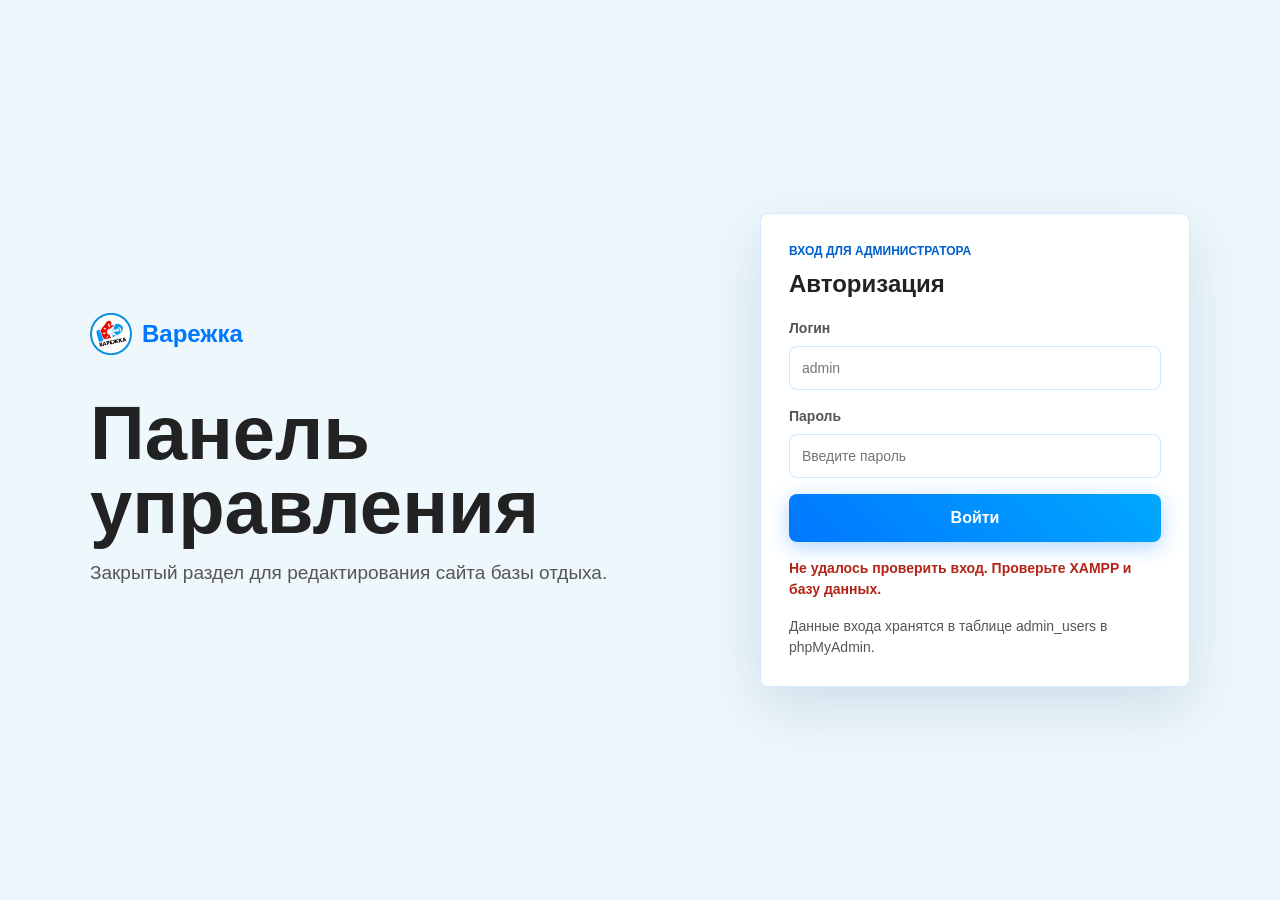
<file: admin.html>
<!DOCTYPE html>
<html lang="ru">
<head>
  <meta charset="UTF-8">
  <meta name="viewport" content="width=device-width, initial-scale=1.0">
  <title>Админ-панель - Варежка</title>
  <link rel="stylesheet" href="common.css">
  <link rel="stylesheet" href="admin.css">
</head>
<body class="admin-body">
  <main class="admin-page">
    <section class="login-screen" id="loginPanel">
      <div class="login-brand">
        <a href="index.html" class="admin-logo"><span class="logo-mark"><img src="photo/logo-header.png" alt=""></span><span data-site-name>Варежка</span></a>
        <h1>Панель управления</h1>
        <p>Закрытый раздел для редактирования сайта базы отдыха.</p>
      </div>

      <form class="login-card" id="loginForm">
        <div>
          <p class="eyebrow">Вход для администратора</p>
          <h2>Авторизация</h2>
        </div>
        <label>Логин<input id="usernameInput" name="username" autocomplete="username" placeholder="admin" required></label>
        <label>Пароль<input id="passwordInput" name="password" type="password" autocomplete="current-password" placeholder="Введите пароль" required></label>
        <button class="button" id="loginButton" type="submit">Войти</button>
        <p class="login-error" id="loginError" role="alert"></p>
        <p class="hint">Данные входа хранятся в таблице admin_users в phpMyAdmin.</p>
      </form>
    </section>

    <section class="admin-shell" id="adminShell" hidden>
      <aside class="admin-sidebar">
        <a href="index.html" class="admin-logo"><span class="logo-mark"><img src="photo/logo-header.png" alt=""></span><span data-site-name>Варежка</span></a>
        <nav class="admin-nav" aria-label="Разделы админки">
          <button class="active" type="button" data-tab-target="overview">Обзор</button>
          <button type="button" data-tab-target="main">Основное</button>
          <button type="button" data-tab-target="menu">Каталог</button>
          <button type="button" data-tab-target="content">Главная</button>
          <button type="button" data-tab-target="gallery">Галерея</button>
          <button type="button" data-tab-target="access">Доступ</button>
        </nav>
        <a class="button secondary admin-site-link" href="index.html">Открыть сайт</a>
      </aside>

      <div class="admin-workspace">
        <header class="admin-topbar">
          <div>
            <p class="eyebrow">Админ-панель</p>
            <h1>Управление сайтом</h1>
          </div>
          <div class="topbar-actions">
            <span class="admin-user" id="adminUser"></span>
            <button class="button secondary" id="logoutButton" type="button">Выйти</button>
          </div>
        </header>

        <form class="admin-form" id="adminForm">
          <section class="dashboard-grid admin-tab active" data-tab="overview">
            <article class="metric-card">
              <span>Разделов каталога</span>
              <strong id="menuCount">0</strong>
            </article>
            <article class="metric-card">
              <span>Акций</span>
              <strong id="promoCount">0</strong>
            </article>
            <article class="metric-card">
              <span>Медиа в галерее</span>
              <strong id="galleryCount">0</strong>
            </article>
            <article class="metric-card">
              <span>Преимуществ</span>
              <strong id="featureCount">0</strong>
            </article>
          </section>

          <section class="panel admin-tab" data-tab="main">
            <div class="panel-head">
              <div>
                <p class="eyebrow">Контент и контакты</p>
                <h2>Основная информация</h2>
              </div>
            </div>
            <div class="form-grid">
              <label>Название<input name="name" required></label>
              <label>Заголовок<input name="title" required></label>
              <label>Короткое описание<input name="tagline" required></label>
              <label>Телефон<input name="phone" required></label>
              <label class="span-2">Описание<textarea name="description" rows="4" required></textarea></label>
              <label>Адрес<input name="address" required></label>
              <label>График<input name="hours" required></label>
              <label>Сезон<input name="season" required></label>
              <label>Подпись в подвале<input name="copyright" required></label>
              <label>Широта карты<input name="mapLat" inputmode="decimal" required></label>
              <label>Долгота карты<input name="mapLng" inputmode="decimal" required></label>
            </div>
          </section>

          <section class="panel admin-tab" data-tab="menu">
            <div class="panel-head">
              <div>
                <p class="eyebrow">Цены и услуги</p>
                <h2>Каталог</h2>
              </div>
              <button class="button secondary" id="addCategory" type="button">Добавить раздел</button>
            </div>
            <div class="menu-editor" id="menuEditor"></div>
          </section>

          <section class="content-grid admin-tab" data-tab="content">
            <section class="panel">
              <div class="panel-head">
                <div>
                  <p class="eyebrow">Карточки</p>
                  <h2>Преимущества</h2>
                </div>
                <button class="button secondary" id="addFeature" type="button">Добавить</button>
              </div>
              <div class="list-editor" id="featuresEditor"></div>
            </section>

            <section class="panel">
              <div class="panel-head">
                <div>
                  <p class="eyebrow">Слайдер</p>
                  <h2>Акции на главной</h2>
                </div>
                <button class="button secondary" id="addPromotion" type="button">Добавить</button>
              </div>
              <div class="list-editor" id="promotionsEditor"></div>
            </section>
          </section>

          <section class="panel admin-tab" data-tab="gallery">
            <div class="panel-head">
              <div>
                <p class="eyebrow">Фото и видео</p>
                <h2>Галерея</h2>
              </div>
              <button class="button secondary" id="addGalleryItem" type="button">Добавить</button>
            </div>
            <p class="hint">Файлы остаются в папке photo, в базе сохраняются только пути.</p>
            <div class="list-editor gallery-editor" id="galleryEditor"></div>
          </section>

          <section class="panel admin-tab" data-tab="access">
            <div class="panel-head">
              <div>
                <p class="eyebrow">Пользователь в БД</p>
                <h2>Логин и пароль</h2>
              </div>
            </div>
            <div class="access-grid">
              <label>Новый логин<input id="adminUsernameInput" autocomplete="username" placeholder="admin"></label>
              <label>Новый пароль<input id="adminPasswordInput" type="password" autocomplete="new-password" placeholder="Минимум 4 символа"></label>
              <label>Повтор пароля<input id="adminPasswordRepeatInput" type="password" autocomplete="new-password" placeholder="Повторите пароль"></label>
              <div class="access-actions">
                <button class="button" id="saveCredentialsButton" type="button">Сохранить доступ</button>
                <span id="credentialsStatus" role="status"></span>
              </div>
            </div>
          </section>

          <div class="save-bar">
            <div>
              <strong>Изменения сохраняются в MySQL</strong>
              <span id="statusMessage" role="status"></span>
            </div>
            <div class="save-actions">
              <button class="button secondary" id="resetButton" type="button">Сбросить к исходным</button>
              <button class="button" type="submit">Сохранить</button>
            </div>
          </div>
        </form>
      </div>
    </section>
  </main>

  <script src="data.js"></script>
  <script src="admin.js"></script>
</body>
</html>
</file>
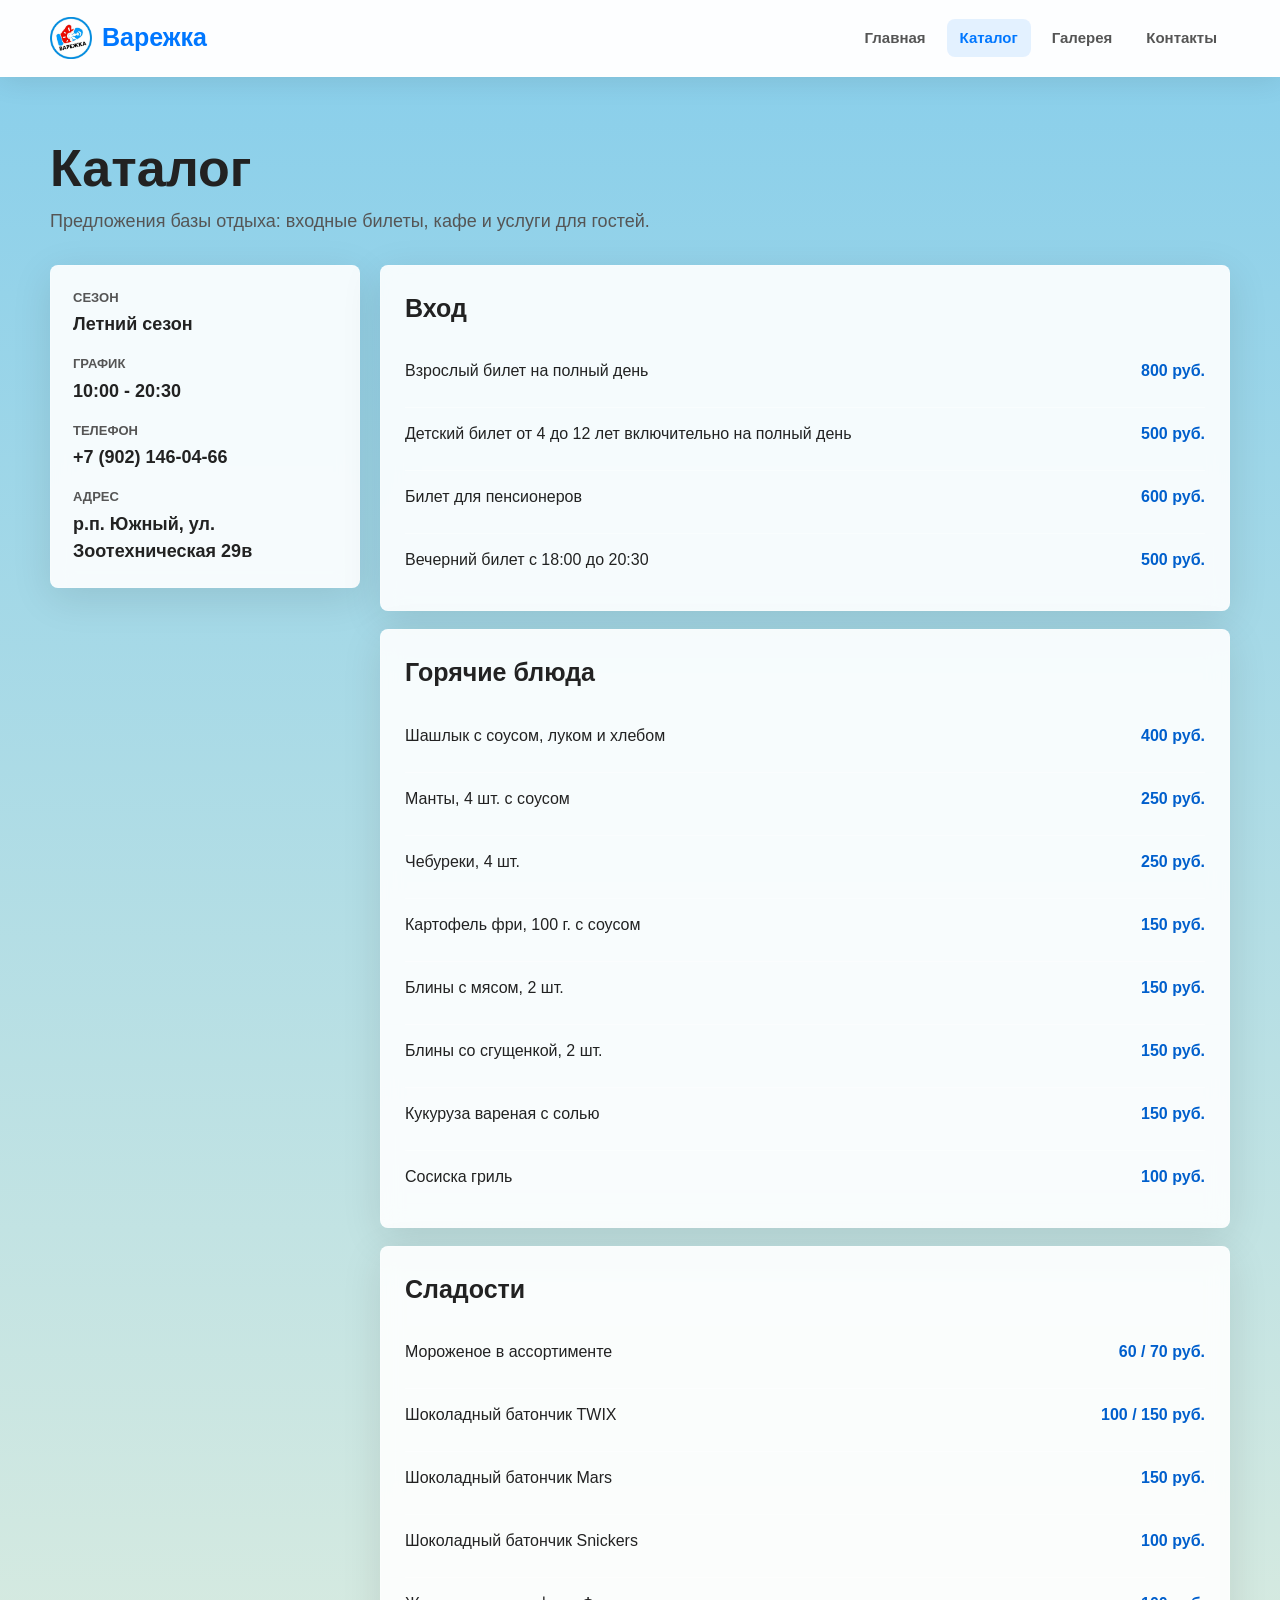
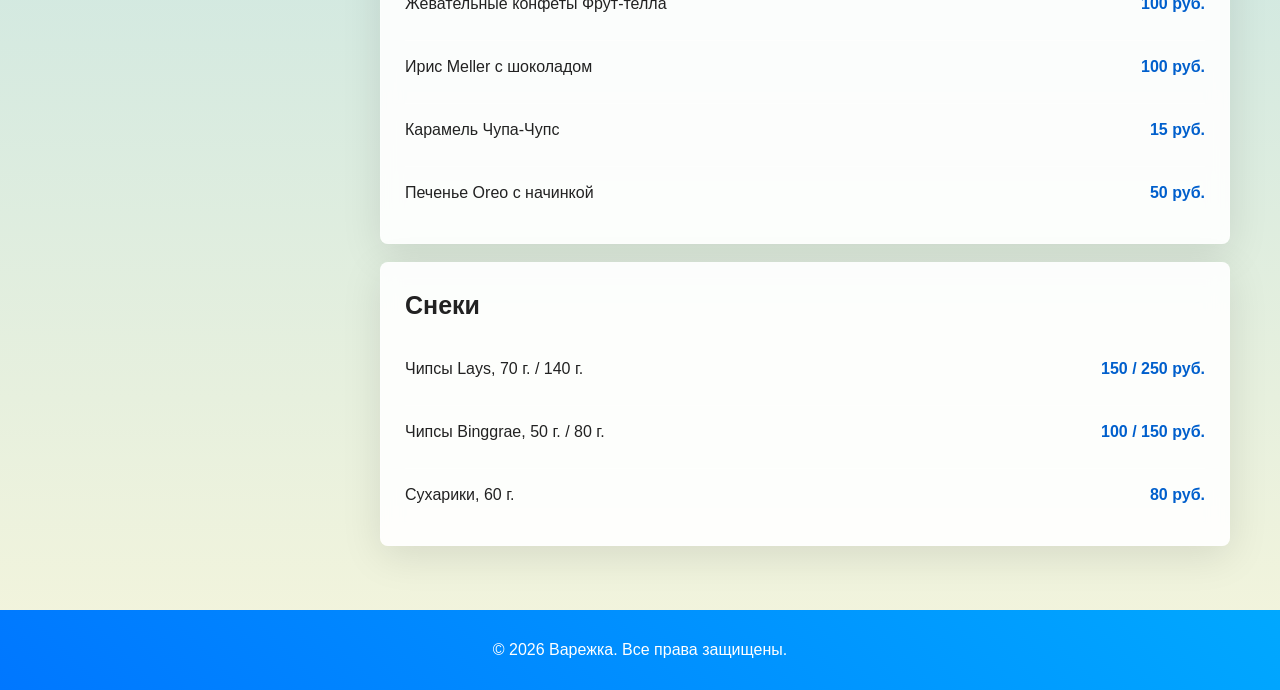
<file: catalog.html>
<!DOCTYPE html>
<html lang="ru">
<head>
  <meta charset="UTF-8">
  <meta name="viewport" content="width=device-width, initial-scale=1.0">
  <title>Каталог - Варежка</title>
  <link rel="stylesheet" href="common.css">
  <link rel="stylesheet" href="catalog.css">
</head>
<body>
  <div class="page">
    <header class="header">
      <nav class="nav">
        <a href="index.html" class="logo"><span class="logo-mark"><img src="photo/logo-header.png" alt=""></span><span data-site-name>Варежка</span></a>
        <ul class="menu">
          <li><a href="index.html">Главная</a></li>
          <li><a class="active" href="catalog.html">Каталог</a></li>
          <li><a href="gallery.html">Галерея</a></li>
          <li><a href="contacts.html">Контакты</a></li>
        </ul>
      </nav>
    </header>

    <main class="main">
      <section class="section">
        <h1 class="section-title">Каталог</h1>
        <p class="section-lead">Предложения базы отдыха: входные билеты, кафе и услуги для гостей.</p>

        <div class="info-layout">
          <aside class="summary card">
            <p><span>Сезон</span><strong data-site-season></strong></p>
            <p><span>График</span><strong data-site-hours></strong></p>
            <p><span>Телефон</span><strong data-site-phone></strong></p>
            <p><span>Адрес</span><strong data-site-address></strong></p>
          </aside>

          <div class="menu-list" id="menuList"></div>
        </div>
      </section>
    </main>

    <footer class="footer">
      <p data-site-copyright></p>
    </footer>
  </div>

  <script src="data.js"></script>
  <script src="catalog.js"></script>
</body>
</html>
</file>
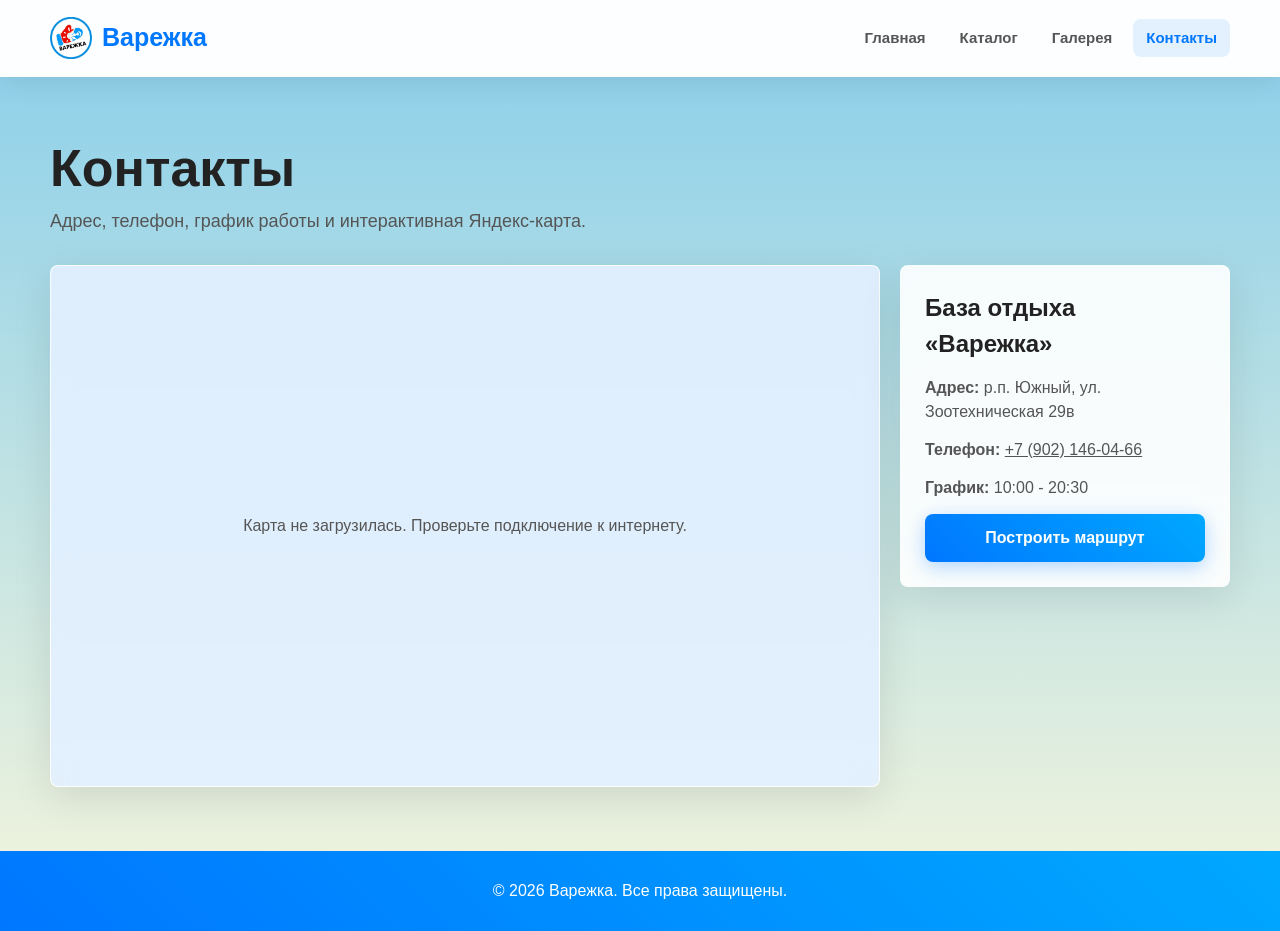
<file: contacts.html>
<!DOCTYPE html>
<html lang="ru">
<head>
  <meta charset="UTF-8">
  <meta name="viewport" content="width=device-width, initial-scale=1.0">
  <title>Контакты - Варежка</title>
  <link rel="stylesheet" href="common.css">
  <link rel="stylesheet" href="contacts.css">
</head>
<body>
  <div class="page">
    <header class="header">
      <nav class="nav">
        <a href="index.html" class="logo"><span class="logo-mark"><img src="photo/logo-header.png" alt=""></span><span data-site-name>Варежка</span></a>
        <ul class="menu">
          <li><a href="index.html">Главная</a></li>
          <li><a href="catalog.html">Каталог</a></li>
          <li><a href="gallery.html">Галерея</a></li>
          <li><a class="active" href="contacts.html">Контакты</a></li>
        </ul>
      </nav>
    </header>

    <main class="main">
      <section class="section">
        <h1 class="section-title">Контакты</h1>
        <p class="section-lead">Адрес, телефон, график работы и интерактивная Яндекс-карта.</p>

        <div class="map-layout">
          <div class="map-container card">
            <div id="map"></div>
          </div>

          <aside class="address-card card">
            <h2 data-site-title></h2>
            <p><strong>Адрес:</strong> <span data-site-address></span></p>
            <p><strong>Телефон:</strong> <a data-site-phone-link><span data-site-phone></span></a></p>
            <p><strong>График:</strong> <span data-site-hours></span></p>
            <a class="button" id="routeLink" target="_blank" rel="noreferrer">Построить маршрут</a>
          </aside>
        </div>
      </section>
    </main>

    <footer class="footer">
      <p data-site-copyright></p>
    </footer>
  </div>

  <script src="data.js"></script>
  <script src="https://api-maps.yandex.ru/2.1/?apikey=133e3df6-21ac-4ec5-a1af-2dd4bb6e2386&lang=ru_RU"></script>
  <script src="contacts.js"></script>
</body>
</html>
</file>
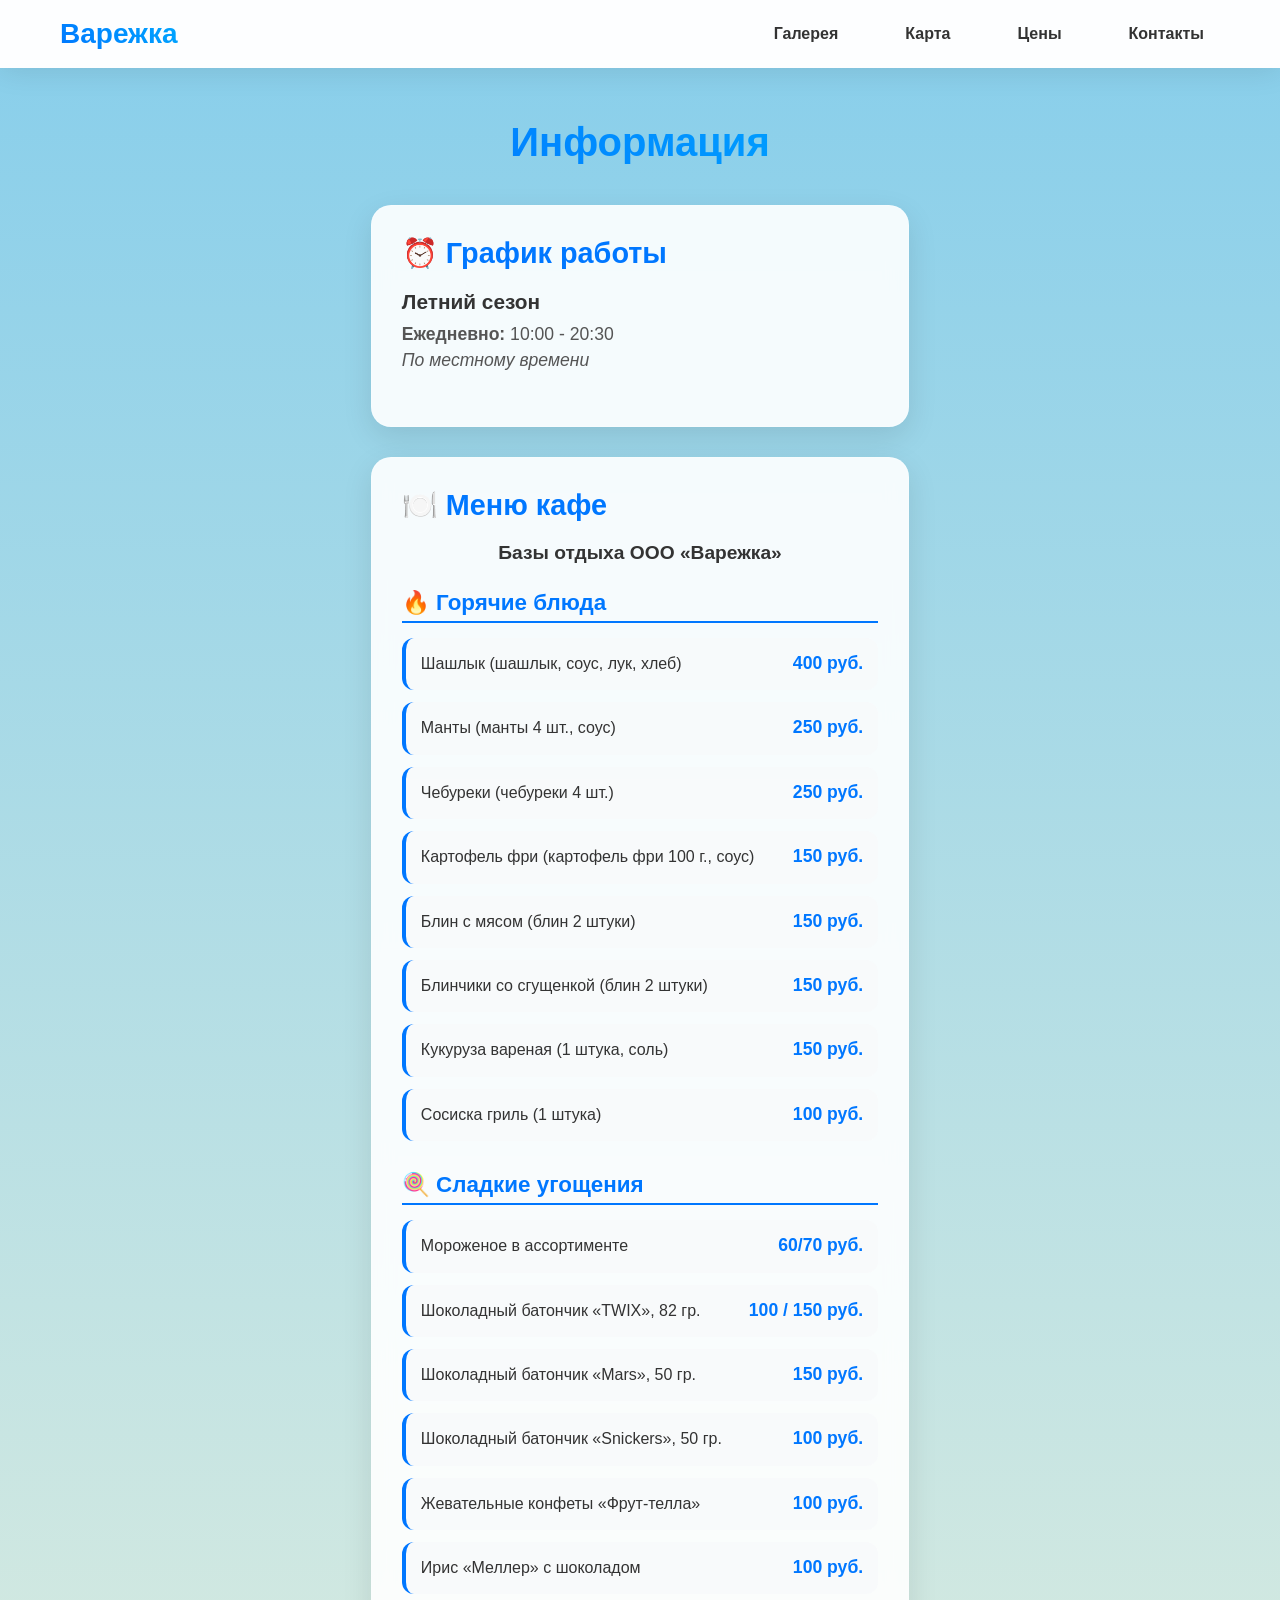
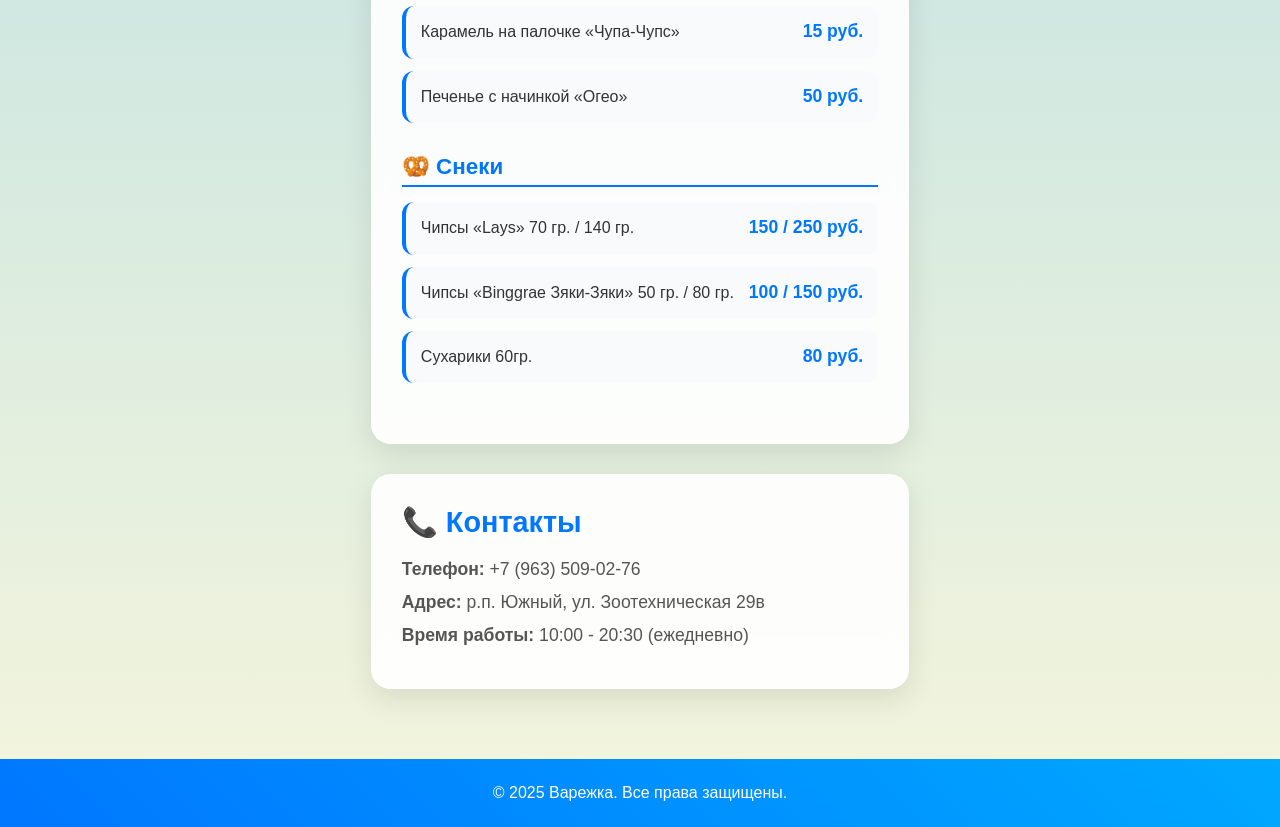
<file: info.html>
<!DOCTYPE html>
<html lang="ru">
<head>
    <meta charset="UTF-8">
    <meta name="viewport" content="width=device-width, initial-scale=1.0">
    <title>Информация - Варежка</title>
    <link rel="stylesheet" href="info.css">
</head>
<body>
    <div class="page-wrapper">
        <header class="header">
            <nav class="nav">
                <a href="index.html" class="logo">Варежка</a>
                <ul class="menu">
                    <li><a href="gallery.html">Галерея</a></li>
                    <li><a href="map.html">Карта</a></li>
                    <li><a href="info.html">Цены</a></li>
                    <li><a href="index.html#contacts">Контакты</a></li>
                </ul>
            </nav>
        </header>

        <section class="info-section">
            <h1>Информация</h1>
            
            <!-- График работы -->
            <div class="info-block">
                <h2>⏰ График работы</h2>
                <div class="schedule">
                    <div class="schedule-item">
                        <h3>Летний сезон</h3>
                        <p><strong>Ежедневно:</strong> 10:00 - 20:30</p>
                        <p><em>По местному времени</em></p>
                    </div>
                </div>
            </div>

            <!-- Меню кафе -->
            <div class="info-block">
                <h2>🍽️ Меню кафе</h2>
                <p class="cafe-title">Базы отдыха ООО «Варежка»</p>
                
                <div class="menu-category">
                    <h3>🔥 Горячие блюда</h3>
                    <div class="menu-items">
                        <div class="menu-item">
                            <span class="item-name">Шашлык (шашлык, соус, лук, хлеб)</span>
                            <span class="item-price">400 руб.</span>
                        </div>
                        <div class="menu-item">
                            <span class="item-name">Манты (манты 4 шт., соус)</span>
                            <span class="item-price">250 руб.</span>
                        </div>
                        <div class="menu-item">
                            <span class="item-name">Чебуреки (чебуреки 4 шт.)</span>
                            <span class="item-price">250 руб.</span>
                        </div>
                        <div class="menu-item">
                            <span class="item-name">Картофель фри (картофель фри 100 г., соус)</span>
                            <span class="item-price">150 руб.</span>
                        </div>
                        <div class="menu-item">
                            <span class="item-name">Блин с мясом (блин 2 штуки)</span>
                            <span class="item-price">150 руб.</span>
                        </div>
                        <div class="menu-item">
                            <span class="item-name">Блинчики со сгущенкой (блин 2 штуки)</span>
                            <span class="item-price">150 руб.</span>
                        </div>
                        <div class="menu-item">
                            <span class="item-name">Кукуруза вареная (1 штука, соль)</span>
                            <span class="item-price">150 руб.</span>
                        </div>
                        <div class="menu-item">
                            <span class="item-name">Сосиска гриль (1 штука)</span>
                            <span class="item-price">100 руб.</span>
                        </div>
                    </div>
                </div>

                <div class="menu-category">
                    <h3>🍭 Сладкие угощения</h3>
                    <div class="menu-items">
                        <div class="menu-item">
                            <span class="item-name">Мороженое в ассортименте</span>
                            <span class="item-price">60/70 руб.</span>
                        </div>
                        <div class="menu-item">
                            <span class="item-name">Шоколадный батончик «TWIX», 82 гр.</span>
                            <span class="item-price">100 / 150 руб.</span>
                        </div>
                        <div class="menu-item">
                            <span class="item-name">Шоколадный батончик «Mars», 50 гр.</span>
                            <span class="item-price">150 руб.</span>
                        </div>
                        <div class="menu-item">
                            <span class="item-name">Шоколадный батончик «Snickers», 50 гр.</span>
                            <span class="item-price">100 руб.</span>
                        </div>
                        <div class="menu-item">
                            <span class="item-name">Жевательные конфеты «Фрут-телла»</span>
                            <span class="item-price">100 руб.</span>
                        </div>
                        <div class="menu-item">
                            <span class="item-name">Ирис «Меллер» с шоколадом</span>
                            <span class="item-price">100 руб.</span>
                        </div>
                        <div class="menu-item">
                            <span class="item-name">Карамель на палочке «Чупа-Чупс»</span>
                            <span class="item-price">15 руб.</span>
                        </div>
                        <div class="menu-item">
                            <span class="item-name">Печенье с начинкой «Огео»</span>
                            <span class="item-price">50 руб.</span>
                        </div>
                    </div>
                </div>

                <div class="menu-category">
                    <h3>🥨 Снеки</h3>
                    <div class="menu-items">
                        <div class="menu-item">
                            <span class="item-name">Чипсы «Lays» 70 гр. / 140 гр.</span>
                            <span class="item-price">150 / 250 руб.</span>
                        </div>
                        <div class="menu-item">
                            <span class="item-name">Чипсы «Binggrae Зяки-Зяки» 50 гр. / 80 гр.</span>
                            <span class="item-price">100 / 150 руб.</span>
                        </div>
                        <div class="menu-item">
                            <span class="item-name">Сухарики 60гр.</span>
                            <span class="item-price">80 руб.</span>
                        </div>
                    </div>
                </div>
            </div>

            <!-- Контакты -->
            <div class="info-block">
                <h2>📞 Контакты</h2>
                <div class="contacts-info">
                    <p><strong>Телефон:</strong> +7 (963) 509-02-76</p>
                    <p><strong>Адрес:</strong> р.п. Южный, ул. Зоотехническая 29в</p>
                    <p><strong>Время работы:</strong> 10:00 - 20:30 (ежедневно)</p>
                </div>
            </div>
        </section>

        <footer class="footer">
            <p>© 2025 Варежка. Все права защищены.</p>
        </footer>
    </div>
</body>
</html>
</file>
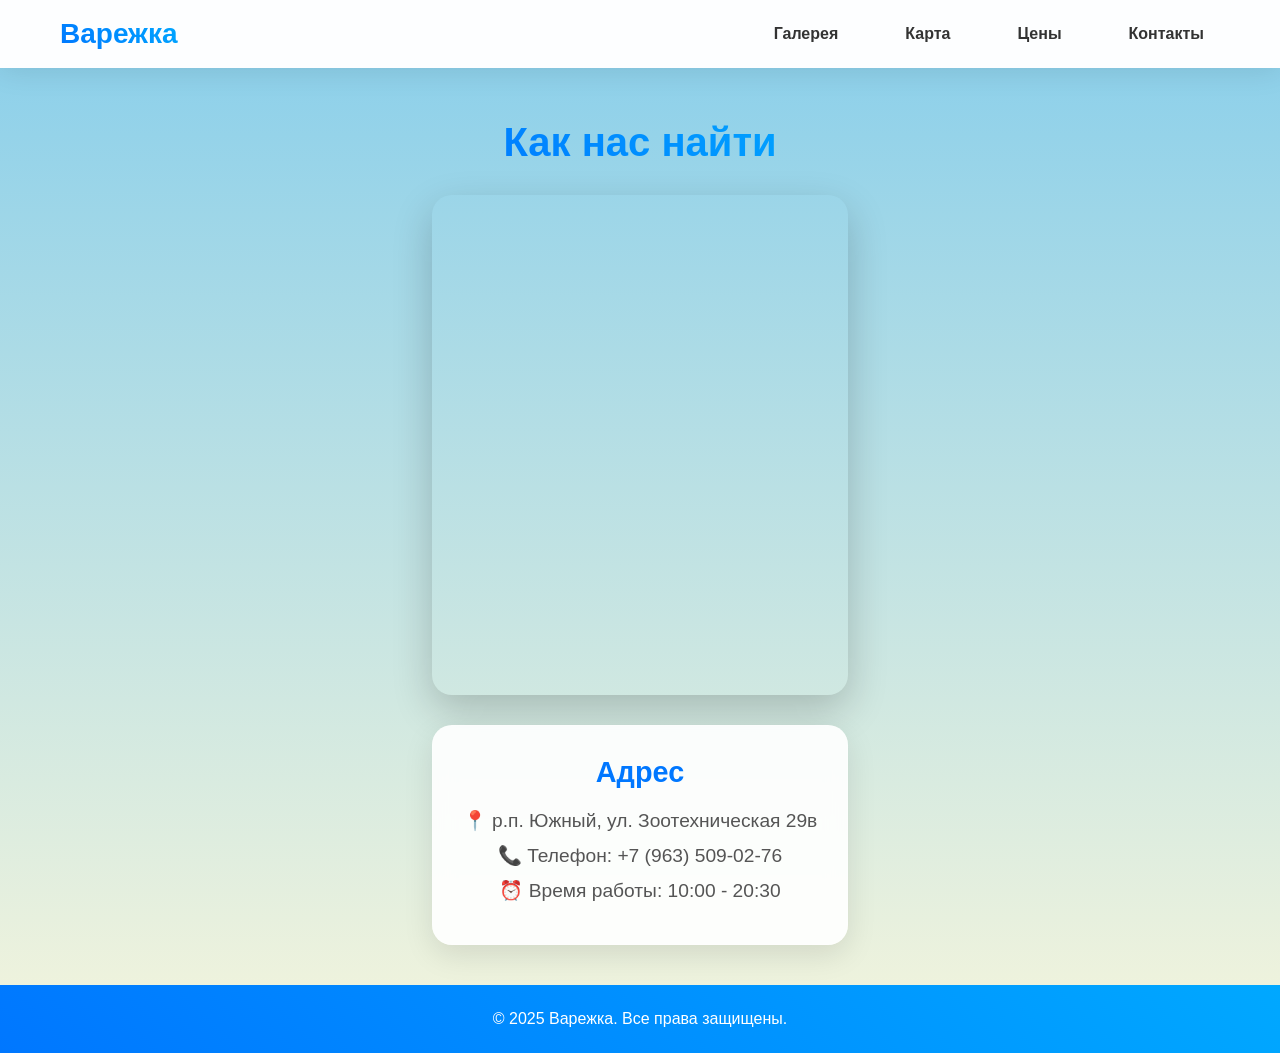
<file: map.html>
<!DOCTYPE html>
<html lang="ru">
<head>
    <meta charset="UTF-8">
    <meta name="viewport" content="width=device-width, initial-scale=1.0">
    <title>Карта - Варежка</title>
    <link rel="stylesheet" href="map.css">
</head>
<body>
    <div class="page-wrapper">
        <header class="header">
            <nav class="nav">
                <a href="index.html" class="logo">Варежка</a>
                <ul class="menu">
                    <li><a href="gallery.html">Галерея</a></li>
                    <li><a href="map.html">Карта</a></li>
                    <li><a href="info.html">Цены</a></li>
                    <li><a href="index.html#contacts">Контакты</a></li>
                </ul>
            </nav>
        </header>

        <section class="map-section">
            <h1>Как нас найти</h1>
            <div class="map-container">
                <!-- Яндекс Карта -->
                <div id="map" style="width: 100%; height: 500px; border-radius: 15px;"></div>
            </div>
            
            <div class="address-info">
                <h2>Адрес</h2>
                <p>📍 р.п. Южный, ул. Зоотехническая 29в</p>
                <p>📞 Телефон: +7 (963) 509-02-76</p>
                <p>⏰ Время работы: 10:00 - 20:30</p>
            </div>
        </section>

        <footer class="footer">
            <p>© 2025 Варежка. Все права защищены.</p>
        </footer>
    </div>

    <!-- Подключаем Яндекс Карты -->
    <script src="https://api-maps.yandex.ru/2.1/?apikey=133e3df6-21ac-4ec5-a1af-2dd4bb6e2386&lang=ru_RU" type="text/javascript"></script>
    <script>
    // Инициализация карты
    ymaps.ready(init);

    function init() {
        // Создаем карту
        var myMap = new ymaps.Map("map", {
            center: [53.255068, 83.70839], // ваши координаты
            zoom: 16
        });

        // Добавляем метку
        var myPlacemark = new ymaps.Placemark([53.255068, 83.70839], {
            hintContent: 'База отдыха "Варежка"',
            balloonContent: 'База отдыха "Варежка"<br>р.п. Южный, ул. Зоотехническая 29в<br>⏰ 10:00 - 20:30'
        }, {
            iconLayout: 'default#image',
            iconImageHref: '[data-uri]',
            iconImageSize: [30, 42],
            iconImageOffset: [-15, -42]
        });

        myMap.geoObjects.add(myPlacemark);
        
        // Открываем балун при клике на метку
        myPlacemark.balloon.open();
    }
    </script>
</body>
</html>
</file>
<file: common.css>
:root {
  --bg: #f5f5dc;
  --paper: #ffffff;
  --paper-soft: rgba(0, 119, 255, 0.1);
  --ink: #222222;
  --muted: #555555;
  --line: rgba(255, 255, 255, 0.35);
  --brand: #0077ff;
  --brand-dark: #005fcc;
  --accent: #00a8ff;
  --shadow: 0 10px 40px rgba(0, 0, 0, 0.1);
  --radius: 8px;
}

* {
  box-sizing: border-box;
}

html {
  scroll-behavior: smooth;
}

body {
  margin: 0;
  min-height: 100vh;
  color: var(--ink);
  background: linear-gradient(180deg, #87ceeb 0%, #f5f5dc 100%);
  font-family: Arial, Helvetica, sans-serif;
  line-height: 1.5;
}

img,
video {
  max-width: 100%;
}

img {
  background-color: var(--paper-soft);
}

a {
  color: inherit;
}

.page {
  min-height: 100vh;
  display: flex;
  flex-direction: column;
}

.header {
  position: sticky;
  top: 0;
  z-index: 20;
  background: rgba(255, 255, 255, 0.98);
  border-bottom: 1px solid rgba(255, 255, 255, 0.45);
  box-shadow: 0 2px 30px rgba(0, 0, 0, 0.1);
  backdrop-filter: blur(10px);
}

.nav {
  width: min(1180px, calc(100% - 32px));
  min-height: 76px;
  margin: 0 auto;
  display: flex;
  align-items: center;
  justify-content: space-between;
  gap: 18px;
}

.logo {
  display: inline-flex;
  align-items: center;
  gap: 10px;
  color: var(--brand);
  font-size: 25px;
  font-weight: 800;
  text-decoration: none;
  white-space: nowrap;
}

.logo-mark {
  width: 42px;
  height: 42px;
  display: inline-grid;
  place-items: center;
  flex: 0 0 auto;
  overflow: visible;
  background: transparent;
  border: 0;
  border-radius: 0;
  box-shadow: none;
}

.logo-mark img {
  width: 100%;
  height: 100%;
  display: block;
  background: transparent;
  object-fit: contain;
  object-position: center;
}

.menu {
  display: flex;
  align-items: center;
  justify-content: flex-end;
  flex-wrap: wrap;
  gap: 8px;
  margin: 0;
  padding: 0;
  list-style: none;
}

.menu a {
  display: inline-flex;
  min-height: 38px;
  align-items: center;
  padding: 8px 13px;
  border-radius: var(--radius);
  color: var(--muted);
  font-size: 15px;
  font-weight: 700;
  text-decoration: none;
}

.menu a:hover,
.menu a.active {
  color: var(--brand);
  background: var(--paper-soft);
}

.main {
  flex: 1;
}

.section {
  width: min(1180px, calc(100% - 32px));
  margin: 0 auto;
  padding: 64px 0;
}

.section-title {
  margin: 0 0 12px;
  font-size: clamp(30px, 5vw, 52px);
  line-height: 1.05;
  letter-spacing: 0;
}

.section-lead {
  max-width: 720px;
  margin: 0 0 30px;
  color: var(--muted);
  font-size: 18px;
}

.button {
  display: inline-flex;
  min-height: 46px;
  align-items: center;
  justify-content: center;
  gap: 8px;
  padding: 12px 18px;
  border: 0;
  border-radius: var(--radius);
  color: #fff;
  background: linear-gradient(45deg, #0077ff, #00a8ff);
  box-shadow: 0 5px 20px rgba(0, 119, 255, 0.3);
  font: inherit;
  font-weight: 800;
  text-decoration: none;
  cursor: pointer;
}

.button:hover {
  background: linear-gradient(45deg, #005fcc, #0077ff);
}

.button.secondary {
  color: var(--brand);
  background: var(--paper-soft);
  box-shadow: none;
}

.card {
  background: rgba(255, 255, 255, 0.9);
  border: 1px solid rgba(255, 255, 255, 0.2);
  border-radius: var(--radius);
  box-shadow: var(--shadow);
  backdrop-filter: blur(10px);
}

.footer {
  padding: 28px 16px;
  color: #fff;
  background: linear-gradient(45deg, #0077ff, #00a8ff);
  text-align: center;
}

.footer p {
  margin: 0;
}

@media (max-width: 780px) {
  html {
    scroll-behavior: auto;
  }

  .header,
  .card {
    backdrop-filter: none;
  }

  .header {
    box-shadow: 0 2px 14px rgba(0, 0, 0, 0.08);
  }

  .card {
    box-shadow: 0 8px 22px rgba(0, 0, 0, 0.08);
  }

  .button {
    box-shadow: none;
  }

  .nav {
    min-height: auto;
    padding: 14px 0;
    align-items: flex-start;
    flex-direction: column;
  }

  .menu {
    width: 100%;
    justify-content: flex-start;
  }

  .menu a {
    font-size: 14px;
    padding: 8px 10px;
  }

  .section {
    padding: 42px 0;
  }
}

@media (max-width: 460px) {
  .nav,
  .section {
    width: min(100% - 22px, 1180px);
  }

  .logo {
    font-size: 22px;
  }

  .menu a {
    min-height: 34px;
    font-size: 13px;
  }
}
</file>
<file: admin.css>
.admin-body {
  min-height: 100vh;
  background: #eef7fb;
}

.admin-page {
  min-height: 100vh;
}

.admin-body:not(.is-authenticated) .admin-shell {
  display: none;
}

.admin-body.is-authenticated .login-screen {
  display: none;
}

.login-screen {
  min-height: 100vh;
  display: grid;
  grid-template-columns: minmax(0, 1fr) minmax(340px, 430px);
  gap: 32px;
  align-items: center;
  width: min(1100px, calc(100% - 32px));
  margin: 0 auto;
  padding: 44px 0;
}

.login-brand {
  max-width: 620px;
}

.admin-logo {
  display: inline-flex;
  align-items: center;
  gap: 10px;
  color: var(--brand);
  font-size: 24px;
  font-weight: 900;
  text-decoration: none;
}

.login-brand h1 {
  margin: 34px 0 14px;
  font-size: clamp(42px, 7vw, 76px);
  line-height: 0.98;
  letter-spacing: 0;
}

.login-brand p {
  max-width: 520px;
  margin: 0;
  color: var(--muted);
  font-size: 19px;
}

.login-card {
  display: grid;
  gap: 16px;
  padding: 28px;
  border: 1px solid rgba(0, 119, 255, 0.16);
  border-radius: var(--radius);
  background: rgba(255, 255, 255, 0.94);
  box-shadow: 0 20px 60px rgba(0, 75, 130, 0.14);
}

.login-card h2,
.admin-topbar h1,
.panel h2 {
  margin: 0;
}

.eyebrow {
  margin: 0 0 6px;
  color: var(--brand-dark);
  font-size: 12px;
  font-weight: 900;
  letter-spacing: 0;
  text-transform: uppercase;
}

.hint,
.login-error {
  margin: 0;
  color: var(--muted);
  font-size: 14px;
}

.login-error {
  min-height: 20px;
  color: #b42318;
  font-weight: 800;
}

.admin-shell {
  min-height: 100vh;
  display: grid;
  grid-template-columns: 260px minmax(0, 1fr);
}

.admin-sidebar {
  position: sticky;
  top: 0;
  height: 100vh;
  display: flex;
  flex-direction: column;
  gap: 24px;
  padding: 24px 18px;
  border-right: 1px solid rgba(0, 119, 255, 0.14);
  background: rgba(255, 255, 255, 0.9);
}

.admin-nav {
  display: grid;
  gap: 8px;
}

.admin-nav button {
  min-height: 44px;
  display: flex;
  align-items: center;
  padding: 10px 12px;
  border: 0;
  border-radius: var(--radius);
  color: var(--muted);
  background: transparent;
  font: inherit;
  font-weight: 900;
  text-align: left;
  cursor: pointer;
}

.admin-nav button:hover,
.admin-nav button.active {
  color: var(--brand-dark);
  background: var(--paper-soft);
}

.admin-site-link {
  margin-top: auto;
}

.admin-workspace {
  min-width: 0;
  padding: 24px;
}

.admin-topbar {
  display: flex;
  align-items: center;
  justify-content: space-between;
  gap: 16px;
  margin-bottom: 20px;
}

.topbar-actions,
.save-actions {
  display: flex;
  align-items: center;
  flex-wrap: wrap;
  gap: 10px;
}

.admin-user {
  min-height: 38px;
  display: inline-flex;
  align-items: center;
  padding: 8px 12px;
  border-radius: var(--radius);
  color: var(--brand-dark);
  background: var(--paper-soft);
  font-weight: 900;
}

.admin-form {
  display: grid;
  gap: 18px;
  padding-bottom: 96px;
}

.admin-tab {
  display: none;
}

.admin-tab.active {
  display: grid;
}

.dashboard-grid {
  grid-template-columns: repeat(4, minmax(0, 1fr));
  gap: 14px;
}

.metric-card,
.panel,
.save-bar {
  border: 1px solid rgba(0, 119, 255, 0.14);
  border-radius: var(--radius);
  background: rgba(255, 255, 255, 0.94);
  box-shadow: 0 12px 34px rgba(0, 75, 130, 0.1);
}

.metric-card {
  display: grid;
  gap: 10px;
  padding: 20px;
}

.metric-card span {
  color: var(--muted);
  font-size: 13px;
  font-weight: 900;
  text-transform: uppercase;
}

.metric-card strong {
  color: var(--brand-dark);
  font-size: 40px;
  line-height: 1;
}

.panel {
  padding: 22px;
}

.panel-head {
  display: flex;
  align-items: flex-start;
  justify-content: space-between;
  gap: 14px;
  margin-bottom: 18px;
}

.content-grid {
  grid-template-columns: minmax(0, 1fr) minmax(0, 1fr);
  gap: 18px;
}

.form-grid {
  display: grid;
  grid-template-columns: repeat(2, minmax(0, 1fr));
  gap: 14px;
}

.access-grid {
  display: grid;
  grid-template-columns: repeat(3, minmax(0, 1fr));
  gap: 14px;
  align-items: end;
}

.access-actions {
  grid-column: 1 / -1;
  display: flex;
  align-items: center;
  flex-wrap: wrap;
  gap: 12px;
}

.span-2 {
  grid-column: 1 / -1;
}

label {
  display: grid;
  gap: 7px;
  margin: 0;
  color: var(--muted);
  font-size: 14px;
  font-weight: 900;
}

input,
textarea,
select {
  width: 100%;
  min-height: 44px;
  padding: 10px 12px;
  border: 1px solid rgba(0, 119, 255, 0.18);
  border-radius: var(--radius);
  color: var(--ink);
  background: #fff;
  font: inherit;
  font-weight: 400;
}

textarea {
  resize: vertical;
}

input:focus,
textarea:focus,
select:focus {
  border-color: var(--brand);
  outline: 3px solid rgba(0, 119, 255, 0.14);
}

.menu-editor,
.list-editor {
  display: grid;
  gap: 14px;
}

.category-editor,
.editor-row {
  padding: 14px;
  border: 1px solid rgba(0, 119, 255, 0.12);
  border-radius: var(--radius);
  background: #f7fbff;
}

.category-head,
.item-row {
  display: flex;
  gap: 10px;
  align-items: stretch;
}

.category-head input {
  font-weight: 900;
}

.items-editor {
  display: grid;
  gap: 10px;
  margin: 12px 0;
}

.item-row input:first-child {
  flex: 1;
}

.item-row input:nth-child(2) {
  width: 150px;
}

.editor-row.stacked {
  display: grid;
  gap: 12px;
}

.gallery-row {
  display: grid;
  grid-template-columns: 120px minmax(160px, 1fr) minmax(190px, 1.15fr) minmax(190px, 1fr) 44px;
  gap: 10px;
  align-items: end;
}

.button.compact {
  min-height: 40px;
  padding: 9px 13px;
}

.icon-button {
  width: 44px;
  min-width: 44px;
  min-height: 44px;
  border: 0;
  border-radius: var(--radius);
  color: var(--brand-dark);
  background: #fff;
  font-size: 22px;
  cursor: pointer;
}

.icon-button:hover,
.icon-button:focus-visible {
  color: #fff;
  background: var(--brand);
  outline: none;
}

.remove-wide {
  width: 100%;
}

.save-bar {
  position: fixed;
  right: 24px;
  bottom: 20px;
  left: 284px;
  z-index: 30;
  display: flex;
  align-items: center;
  justify-content: space-between;
  gap: 16px;
  padding: 14px 16px;
}

.save-bar strong,
#statusMessage {
  display: block;
}

#statusMessage {
  min-height: 20px;
  color: var(--brand-dark);
  font-size: 14px;
  font-weight: 900;
}

#credentialsStatus {
  color: var(--brand-dark);
  font-weight: 900;
}

@media (max-width: 1080px) {
  .dashboard-grid,
  .content-grid {
    grid-template-columns: repeat(2, minmax(0, 1fr));
  }

  .access-grid {
    grid-template-columns: 1fr;
  }

  .gallery-row {
    grid-template-columns: repeat(2, minmax(0, 1fr)) 44px;
  }
}

@media (max-width: 820px) {
  .login-screen,
  .admin-shell {
    grid-template-columns: 1fr;
  }

  .admin-sidebar {
    position: static;
    height: auto;
  }

  .admin-site-link {
    margin-top: 0;
  }

  .admin-nav {
    grid-template-columns: repeat(2, minmax(0, 1fr));
  }

  .save-bar {
    left: 16px;
    right: 16px;
    bottom: 12px;
  }
}

@media (max-width: 620px) {
  .login-screen,
  .admin-workspace {
    width: min(100% - 22px, 1180px);
    padding-left: 0;
    padding-right: 0;
  }

  .admin-topbar,
  .panel-head,
  .save-bar {
    align-items: stretch;
    flex-direction: column;
  }

  .dashboard-grid,
  .content-grid,
  .form-grid,
  .access-grid,
  .admin-nav,
  .gallery-row {
    grid-template-columns: 1fr;
  }

  .category-head,
  .item-row {
    flex-direction: column;
  }

  .item-row input:nth-child(2),
  .icon-button {
    width: 100%;
  }

  .save-actions .button {
    width: 100%;
  }
}
</file>
<file: catalog.css>
.info-layout {
  display: grid;
  grid-template-columns: 310px 1fr;
  gap: 20px;
  align-items: start;
}

.summary {
  position: sticky;
  top: 96px;
  display: grid;
  gap: 16px;
  padding: 22px;
}

.summary p {
  margin: 0;
  display: grid;
  gap: 4px;
}

.summary span {
  color: var(--muted);
  font-size: 13px;
  font-weight: 800;
  text-transform: uppercase;
}

.summary strong {
  font-size: 18px;
}

.menu-list {
  display: grid;
  gap: 18px;
}

.menu-category {
  padding: 24px;
}

.menu-category h2 {
  margin: 0 0 18px;
  font-size: 25px;
}

.menu-items {
  display: grid;
  gap: 10px;
}

.menu-item {
  display: grid;
  grid-template-columns: 1fr auto;
  gap: 14px;
  align-items: start;
  padding: 14px 0;
  border-top: 1px solid var(--line);
}

.menu-item:first-child {
  border-top: 0;
}

.item-name {
  color: var(--ink);
}

.item-price {
  color: var(--brand-dark);
  font-weight: 800;
  white-space: nowrap;
}

@media (max-width: 820px) {
  .info-layout {
    grid-template-columns: 1fr;
  }

  .summary {
    position: static;
  }
}

@media (max-width: 520px) {
  .menu-category {
    padding: 18px;
  }

  .menu-item {
    grid-template-columns: 1fr;
    gap: 6px;
  }
}
</file>
<file: contacts.css>
.map-layout {
  display: grid;
  grid-template-columns: minmax(0, 1fr) 330px;
  gap: 20px;
  align-items: start;
}

.map-container {
  overflow: hidden;
  min-height: 520px;
}

#map {
  width: 100%;
  height: 520px;
}

.map-fallback {
  min-height: inherit;
  height: 100%;
  display: grid;
  place-items: center;
  padding: 24px;
  color: var(--muted);
  text-align: center;
  background: var(--paper-soft);
}

.address-card {
  display: grid;
  gap: 14px;
  padding: 24px;
}

.address-card h2,
.address-card p {
  margin: 0;
}

.address-card p {
  color: var(--muted);
}

@media (max-width: 860px) {
  .map-layout {
    grid-template-columns: 1fr;
  }

  .map-container,
  #map {
    min-height: 380px;
    height: 380px;
  }
}
</file>
<file: info.css>
* {
    margin: 0;
    padding: 0;
    box-sizing: border-box;
    scroll-behavior: smooth;
}

body {
    font-family: 'Arial', sans-serif;
    color: #222;
    background: linear-gradient(180deg, #87CEEB 0%, #F5F5DC 100%);
    margin: 0;
    min-height: 100vh;
}

.page-wrapper {
    min-height: 100vh;
    display: flex;
    flex-direction: column;
}

/* Универсальная шапка */
.header {
    background: rgba(255, 255, 255, 0.98);
    position: fixed;
    top: 0;
    width: 100%;
    z-index: 1000;
    box-shadow: 0 2px 30px rgba(0,0,0,0.1);
    backdrop-filter: blur(10px);
}

.nav {
    max-width: 1200px;
    margin: auto;
    padding: 18px 20px;
    display: flex;
    justify-content: space-between;
    align-items: center;
}

.logo {
    font-weight: bold;
    font-size: 28px;
    color: #0077ff;
    text-decoration: none;
    background: linear-gradient(45deg, #0077ff, #00a8ff);
    -webkit-background-clip: text;
    -webkit-text-fill-color: transparent;
    background-clip: text;
    transition: transform 0.3s ease;
}

.logo:hover {
    transform: scale(1.05);
}

.menu {
    list-style: none;
    display: flex;
    gap: 35px;
}

.menu a {
    text-decoration: none;
    color: #333;
    font-weight: 600;
    transition: all 0.3s ease;
    padding: 8px 16px;
    border-radius: 25px;
    font-size: 16px;
}

.menu a:hover {
    color: #0077ff;
    background: rgba(0, 119, 255, 0.1);
    transform: translateY(-2px);
}

/* Основной контент */
.info-section {
    padding: 120px 20px 40px;
    max-width: 800px;
    margin: 0 auto;
    flex: 1;
}

.info-section h1 {
    text-align: center;
    font-size: 2.5rem;
    margin-bottom: 40px;
    color: #0077ff;
    background: linear-gradient(45deg, #0077ff, #00a8ff);
    -webkit-background-clip: text;
    -webkit-text-fill-color: transparent;
    background-clip: text;
}

.info-block {
    background: rgba(255, 255, 255, 0.9);
    padding: 30px;
    border-radius: 20px;
    box-shadow: 0 10px 30px rgba(0,0,0,0.1);
    margin-bottom: 30px;
    backdrop-filter: blur(10px);
    border: 1px solid rgba(255, 255, 255, 0.2);
}

.info-block h2 {
    color: #0077ff;
    margin-bottom: 20px;
    font-size: 1.8rem;
}

/* Стили для графика работы */
.schedule-item {
    margin-bottom: 20px;
    padding-bottom: 20px;
    border-bottom: 1px solid #eee;
}

.schedule-item:last-child {
    border-bottom: none;
    margin-bottom: 0;
}

.schedule-item h3 {
    color: #333;
    margin-bottom: 10px;
    font-size: 1.3rem;
}

.schedule-item p {
    margin: 5px 0;
    font-size: 1.1rem;
    color: #555;
}

/* Стили для меню кафе */
.cafe-title {
    text-align: center;
    font-weight: bold;
    margin-bottom: 25px;
    color: #333;
    font-size: 1.2rem;
}

.menu-category {
    margin-bottom: 30px;
}

.menu-category h3 {
    color: #0077ff;
    margin-bottom: 15px;
    padding-bottom: 5px;
    border-bottom: 2px solid #0077ff;
    font-size: 1.4rem;
}

.menu-items {
    display: flex;
    flex-direction: column;
    gap: 12px;
}

.menu-item {
    display: flex;
    justify-content: space-between;
    align-items: flex-start;
    padding: 15px;
    background: rgba(248, 249, 250, 0.8);
    border-radius: 12px;
    transition: all 0.3s ease;
    border-left: 4px solid #0077ff;
}

.menu-item:hover {
    background: rgba(233, 236, 239, 0.9);
    transform: translateX(5px);
}

.item-name {
    flex: 1;
    margin-right: 15px;
    line-height: 1.4;
    font-size: 1rem;
    color: #333;
}

.item-price {
    font-weight: bold;
    color: #0077ff;
    white-space: nowrap;
    font-size: 1.1rem;
}

/* Стили для контактов */
.contacts-info p {
    margin: 12px 0;
    font-size: 1.1rem;
    color: #555;
}

/* Универсальный подвал */
.footer {
    background: linear-gradient(45deg, #0077ff, #00a8ff);
    color: #fff;
    text-align: center;
    padding: 25px 20px;
    width: 100%;
    margin-top: auto;
}

/* Адаптивность */
@media (max-width: 768px) {
    .info-section {
        padding: 100px 15px 30px;
    }
    
    .info-section h1 {
        font-size: 2rem;
    }
    
    .info-block {
        padding: 20px;
    }
    
    .menu-item {
        flex-direction: column;
        gap: 8px;
    }
    
    .item-name {
        margin-right: 0;
    }
    
    .item-price {
        align-self: flex-end;
    }
    
    .nav {
        padding: 15px 20px;
    }
    
    .logo {
        font-size: 24px;
    }
    
    .menu {
        gap: 20px;
    }
    
    .menu a {
        padding: 6px 12px;
        font-size: 14px;
    }
}

@media (max-width: 480px) {
    .info-section {
        padding: 90px 10px 20px;
    }
    
    .info-section h1 {
        font-size: 1.8rem;
    }
    
    .info-block h2 {
        font-size: 1.5rem;
    }
    
    .menu-category h3 {
        font-size: 1.2rem;
    }
    
    .logo {
        font-size: 22px;
    }
    
    .menu {
        gap: 15px;
    }
    
    .menu a {
        padding: 5px 10px;
        font-size: 13px;
    }
}
</file>
<file: map.css>
* {
    margin: 0;
    padding: 0;
    box-sizing: border-box;
    scroll-behavior: smooth;
}

body {
    font-family: 'Arial', sans-serif;
    color: #222;
    background: linear-gradient(180deg, #87CEEB 0%, #F5F5DC 100%);
    margin: 0;
    min-height: 100vh;
}

.page-wrapper {
    min-height: 100vh;
    display: flex;
    flex-direction: column;
}

/* Универсальная шапка */
.header {
    background: rgba(255, 255, 255, 0.98);
    position: fixed;
    top: 0;
    width: 100%;
    z-index: 1000;
    box-shadow: 0 2px 30px rgba(0,0,0,0.1);
    backdrop-filter: blur(10px);
}

.nav {
    max-width: 1200px;
    margin: auto;
    padding: 18px 20px;
    display: flex;
    justify-content: space-between;
    align-items: center;
}

.logo {
    font-weight: bold;
    font-size: 28px;
    color: #0077ff;
    text-decoration: none;
    background: linear-gradient(45deg, #0077ff, #00a8ff);
    -webkit-background-clip: text;
    -webkit-text-fill-color: transparent;
    background-clip: text;
    transition: transform 0.3s ease;
}

.logo:hover {
    transform: scale(1.05);
}

.menu {
    list-style: none;
    display: flex;
    gap: 35px;
}

.menu a {
    text-decoration: none;
    color: #333;
    font-weight: 600;
    transition: all 0.3s ease;
    padding: 8px 16px;
    border-radius: 25px;
    font-size: 16px;
}

.menu a:hover {
    color: #0077ff;
    background: rgba(0, 119, 255, 0.1);
    transform: translateY(-2px);
}

/* Секция с картой */
.map-section {
    padding: 120px 20px 40px;
    max-width: 1200px;
    margin: 0 auto;
    text-align: center;
    flex: 1;
}

.map-section h1 {
    font-size: 2.5rem;
    margin-bottom: 30px;
    color: #0077ff;
    background: linear-gradient(45deg, #0077ff, #00a8ff);
    -webkit-background-clip: text;
    -webkit-text-fill-color: transparent;
    background-clip: text;
}

.map-container {
    margin: 30px 0;
    border-radius: 20px;
    overflow: hidden;
    box-shadow: 0 15px 40px rgba(0,0,0,0.2);
}

.address-info {
    background: rgba(255, 255, 255, 0.9);
    padding: 30px;
    border-radius: 20px;
    box-shadow: 0 10px 30px rgba(0,0,0,0.1);
    margin-top: 30px;
    backdrop-filter: blur(10px);
    border: 1px solid rgba(255, 255, 255, 0.2);
}

.address-info h2 {
    color: #0077ff;
    margin-bottom: 20px;
    font-size: 1.8rem;
}

.address-info p {
    font-size: 1.2rem;
    margin: 12px 0;
    color: #555;
}

/* Универсальный подвал */
.footer {
    background: linear-gradient(45deg, #0077ff, #00a8ff);
    color: #fff;
    text-align: center;
    padding: 25px 20px;
    width: 100%;
    margin-top: auto;
}

/* Адаптивность */
@media (max-width: 768px) {
    .map-section {
        padding: 100px 15px 30px;
    }
    
    .map-section h1 {
        font-size: 2rem;
    }
    
    .address-info p {
        font-size: 1.1rem;
    }
    
    .nav {
        padding: 15px 20px;
    }
    
    .logo {
        font-size: 24px;
    }
    
    .menu {
        gap: 20px;
    }
    
    .menu a {
        padding: 6px 12px;
        font-size: 14px;
    }
}

@media (max-width: 480px) {
    .map-section {
        padding: 90px 10px 20px;
    }
    
    .map-section h1 {
        font-size: 1.8rem;
    }
    
    .address-info {
        padding: 20px;
    }
    
    .address-info p {
        font-size: 1rem;
    }
    
    .logo {
        font-size: 22px;
    }
    
    .menu {
        gap: 15px;
    }
    
    .menu a {
        padding: 5px 10px;
        font-size: 13px;
    }
}
</file>
